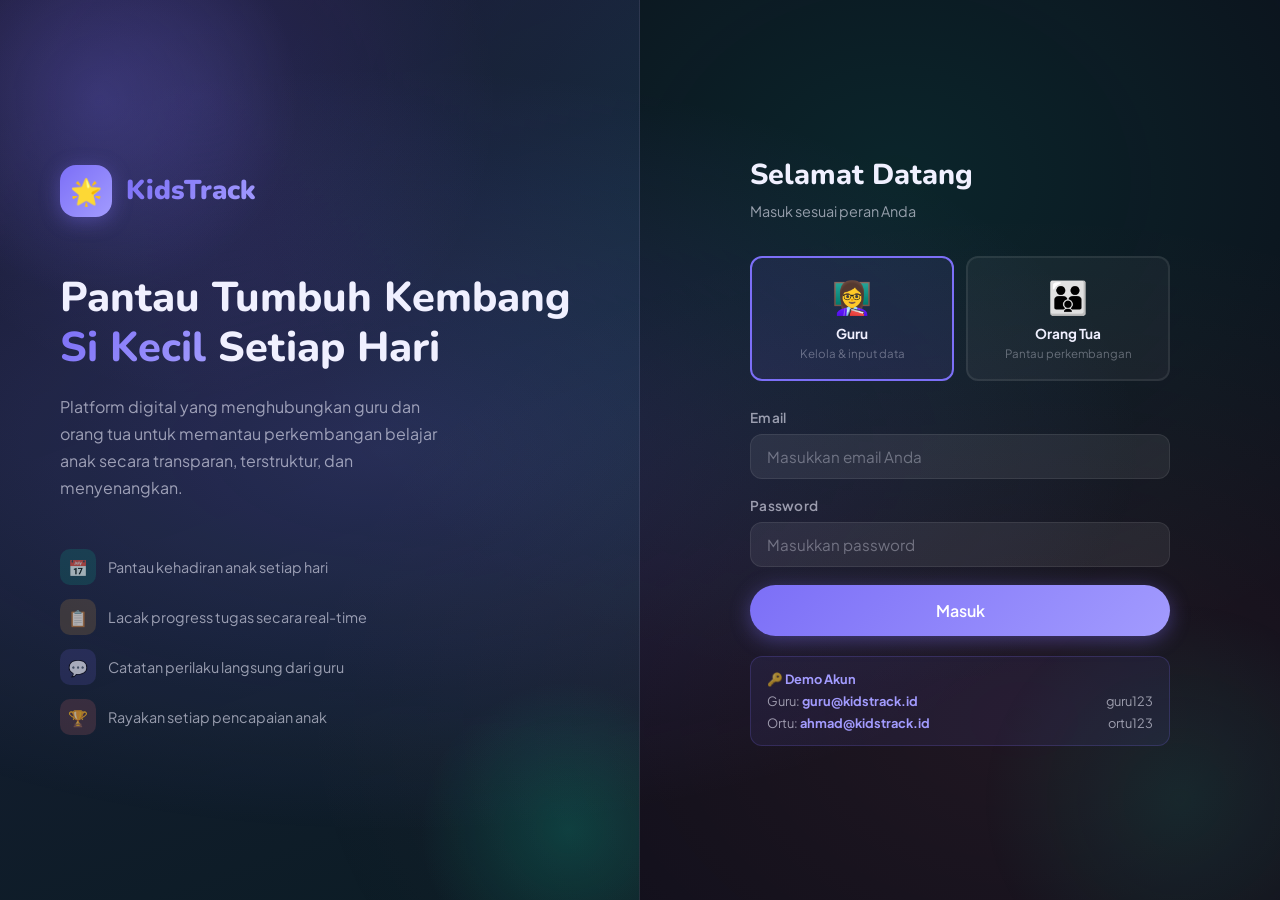
<file: index.html>
<!DOCTYPE html>
<html lang="id">
<head>
  <meta charset="UTF-8" />
  <meta name="viewport" content="width=device-width, initial-scale=1.0" />
  <title>KidsTrack — Login</title>
  <meta name="description" content="KidsTrack: Platform tracking pembelajaran anak yang membantu orang tua memantau perkembangan belajar anak secara real-time." />
  <link rel="stylesheet" href="css/main.css" />
  <style>
    .login-page {
      min-height: 100vh;
      display: grid;
      grid-template-columns: 1fr 1fr;
      position: relative;
      z-index: 1;
    }

    /* Left Panel */
    .login-hero {
      display: flex;
      flex-direction: column;
      justify-content: center;
      align-items: flex-start;
      padding: 60px;
      background: linear-gradient(160deg, rgba(124,111,247,0.15) 0%, rgba(0,210,168,0.08) 100%);
      border-right: 1px solid var(--border);
      position: relative;
      overflow: hidden;
    }

    .login-hero-orb1 {
      position: absolute;
      width: 400px;
      height: 400px;
      border-radius: 50%;
      background: radial-gradient(circle, rgba(124,111,247,0.25) 0%, transparent 70%);
      top: -100px;
      left: -100px;
      animation: floatOrb 7s ease-in-out infinite;
    }

    .login-hero-orb2 {
      position: absolute;
      width: 300px;
      height: 300px;
      border-radius: 50%;
      background: radial-gradient(circle, rgba(0,210,168,0.18) 0%, transparent 70%);
      bottom: -80px;
      right: -80px;
      animation: floatOrb 9s ease-in-out infinite reverse;
    }

    .login-hero-logo {
      display: flex;
      align-items: center;
      gap: 14px;
      margin-bottom: 56px;
      position: relative;
    }

    .login-hero-logo-icon {
      width: 52px;
      height: 52px;
      border-radius: 16px;
      background: var(--grad-primary);
      display: flex;
      align-items: center;
      justify-content: center;
      font-size: 26px;
      box-shadow: var(--shadow-btn);
    }

    .login-hero-logo-name {
      font-family: var(--font-display);
      font-size: 1.7rem;
      font-weight: 900;
      background: var(--grad-primary);
      -webkit-background-clip: text;
      -webkit-text-fill-color: transparent;
      background-clip: text;
    }

    .login-hero-tagline {
      font-family: var(--font-display);
      font-size: 2.6rem;
      font-weight: 800;
      line-height: 1.2;
      color: var(--text-primary);
      margin-bottom: 20px;
      position: relative;
    }

    .login-hero-tagline span {
      background: var(--grad-primary);
      -webkit-background-clip: text;
      -webkit-text-fill-color: transparent;
      background-clip: text;
    }

    .login-hero-desc {
      font-size: 1rem;
      color: var(--text-secondary);
      line-height: 1.7;
      max-width: 380px;
      margin-bottom: 48px;
      position: relative;
    }

    .login-feature-list {
      display: flex;
      flex-direction: column;
      gap: 14px;
      position: relative;
    }

    .login-feature-item {
      display: flex;
      align-items: center;
      gap: 12px;
      font-size: 0.9rem;
      color: var(--text-secondary);
    }

    .login-feature-icon {
      width: 36px;
      height: 36px;
      border-radius: 10px;
      display: flex;
      align-items: center;
      justify-content: center;
      font-size: 16px;
      flex-shrink: 0;
    }

    /* Right Panel */
    .login-form-panel {
      display: flex;
      flex-direction: column;
      justify-content: center;
      align-items: center;
      padding: 60px;
    }

    .login-form-box {
      width: 100%;
      max-width: 420px;
    }

    .login-form-title {
      font-family: var(--font-display);
      font-size: 1.8rem;
      font-weight: 800;
      color: var(--text-primary);
      margin-bottom: 8px;
    }

    .login-form-subtitle {
      font-size: 0.9rem;
      color: var(--text-secondary);
      margin-bottom: 36px;
    }

    /* Role Selector */
    .role-selector {
      display: grid;
      grid-template-columns: 1fr 1fr;
      gap: 12px;
      margin-bottom: 28px;
    }

    .role-card {
      padding: 18px 16px;
      border-radius: var(--radius-md);
      border: 2px solid var(--border);
      background: var(--bg-card);
      cursor: pointer;
      text-align: center;
      transition: all var(--transition);
    }

    .role-card:hover {
      border-color: rgba(255,255,255,0.15);
      background: var(--bg-card-hover);
    }

    .role-card.selected {
      border-color: var(--clr-primary);
      background: rgba(124,111,247,0.1);
    }

    .role-card.selected.ortu {
      border-color: var(--clr-mint);
      background: rgba(0,210,168,0.1);
    }

    .role-card-icon {
      font-size: 2rem;
      margin-bottom: 8px;
      display: block;
    }

    .role-card-label {
      font-size: 0.85rem;
      font-weight: 700;
      color: var(--text-primary);
    }

    .role-card-desc {
      font-size: 0.72rem;
      color: var(--text-muted);
      margin-top: 4px;
    }

    .form-stack {
      display: flex;
      flex-direction: column;
      gap: 18px;
    }

    .login-divider {
      height: 1px;
      background: var(--border);
      margin: 8px 0;
    }

    .login-demo-hint {
      background: rgba(124,111,247,0.08);
      border: 1px solid rgba(124,111,247,0.2);
      border-radius: var(--radius-md);
      padding: 14px 16px;
      font-size: 0.8rem;
      color: var(--text-secondary);
      margin-top: 20px;
    }

    .login-demo-hint strong {
      color: var(--clr-primary-light);
    }

    .login-demo-hint .demo-row {
      display: flex;
      justify-content: space-between;
      margin-top: 6px;
    }

    .login-error {
      background: var(--clr-coral-light);
      border: 1px solid rgba(255,123,123,0.3);
      border-radius: var(--radius-md);
      padding: 12px 16px;
      font-size: 0.85rem;
      color: var(--clr-coral);
      display: none;
    }

    .login-error.show { display: block; }

    .btn-login {
      width: 100%;
      justify-content: center;
      padding: 15px;
      font-size: 1rem;
    }

    @media (max-width: 900px) {
      .login-page { grid-template-columns: 1fr; }
      .login-hero { display: none; }
      .login-form-panel { padding: 40px 24px; }
    }
  </style>
</head>
<body>
  <div class="bg-ambient"></div>

  <div class="login-page">
    <!-- Hero Left -->
    <div class="login-hero">
      <div class="login-hero-orb1"></div>
      <div class="login-hero-orb2"></div>

      <div class="login-hero-logo">
        <div class="login-hero-logo-icon">🌟</div>
        <span class="login-hero-logo-name">KidsTrack</span>
      </div>

      <h1 class="login-hero-tagline">
        Pantau Tumbuh Kembang<br/>
        <span>Si Kecil</span> Setiap Hari
      </h1>

      <p class="login-hero-desc">
        Platform digital yang menghubungkan guru dan orang tua untuk memantau perkembangan belajar anak secara transparan, terstruktur, dan menyenangkan.
      </p>

      <div class="login-feature-list">
        <div class="login-feature-item">
          <div class="login-feature-icon" style="background: rgba(0,210,168,0.15);">📅</div>
          <span>Pantau kehadiran anak setiap hari</span>
        </div>
        <div class="login-feature-item">
          <div class="login-feature-icon" style="background: rgba(255,181,71,0.15);">📋</div>
          <span>Lacak progress tugas secara real-time</span>
        </div>
        <div class="login-feature-item">
          <div class="login-feature-icon" style="background: rgba(124,111,247,0.15);">💬</div>
          <span>Catatan perilaku langsung dari guru</span>
        </div>
        <div class="login-feature-item">
          <div class="login-feature-icon" style="background: rgba(255,123,123,0.15);">🏆</div>
          <span>Rayakan setiap pencapaian anak</span>
        </div>
      </div>
    </div>

    <!-- Form Right -->
    <div class="login-form-panel">
      <div class="login-form-box fade-in">
        <h2 class="login-form-title">Selamat Datang</h2>
        <p class="login-form-subtitle">Masuk sesuai peran Anda</p>

        <div class="role-selector">
          <div class="role-card selected" id="role-guru" onclick="selectRole('guru')">
            <span class="role-card-icon">👩‍🏫</span>
            <div class="role-card-label">Guru</div>
            <div class="role-card-desc">Kelola & input data</div>
          </div>
          <div class="role-card ortu" id="role-ortu" onclick="selectRole('orang_tua')">
            <span class="role-card-icon">👪</span>
            <div class="role-card-label">Orang Tua</div>
            <div class="role-card-desc">Pantau perkembangan</div>
          </div>
        </div>

        <div class="login-error" id="login-error">
          ⚠️ Email atau password salah. Silakan coba lagi.
        </div>

        <form class="form-stack" id="login-form" onsubmit="handleLogin(event)">
          <div class="form-group">
            <label class="form-label" for="email-input">Email</label>
            <input class="form-input" type="email" id="email-input" placeholder="Masukkan email Anda" required autocomplete="email" />
          </div>
          <div class="form-group">
            <label class="form-label" for="password-input">Password</label>
            <input class="form-input" type="password" id="password-input" placeholder="Masukkan password" required autocomplete="current-password" />
          </div>
          <button type="submit" class="btn btn-primary btn-login" id="login-btn">
            <span id="login-btn-text">Masuk</span>
          </button>
        </form>

        <div class="login-demo-hint">
          <div>🔑 <strong>Demo Akun</strong></div>
          <div class="demo-row">
            <span>Guru: <strong>guru@kidstrack.id</strong></span>
            <span>guru123</span>
          </div>
          <div class="demo-row">
            <span>Ortu: <strong>ahmad@kidstrack.id</strong></span>
            <span>ortu123</span>
          </div>
        </div>
      </div>
    </div>
  </div>

  <script src="js/data.js"></script>
  <script>
    let selectedRole = 'guru';

    // Ensure DB is initialized
    getDB();

    // Redirect if already logged in
    const existingUser = getCurrentUser();
    if (existingUser) {
      window.location.href = existingUser.role === 'guru' ? 'teacher.html' : 'parent.html';
    }

    function selectRole(role) {
      selectedRole = role;
      document.getElementById('role-guru').classList.toggle('selected', role === 'guru');
      document.getElementById('role-ortu').classList.toggle('selected', role === 'orang_tua');
      document.getElementById('role-guru').classList.remove('ortu');
      document.getElementById('role-ortu').classList.remove('ortu');
      if (role === 'orang_tua') document.getElementById('role-ortu').classList.add('ortu');
    }

    function handleLogin(e) {
      e.preventDefault();
      const email = document.getElementById('email-input').value.trim();
      const password = document.getElementById('password-input').value;
      const errEl = document.getElementById('login-error');
      const btn = document.getElementById('login-btn');

      btn.disabled = true;
      document.getElementById('login-btn-text').textContent = 'Memproses...';
      errEl.classList.remove('show');

      setTimeout(() => {
        const user = login(email, password);
        if (!user) {
          errEl.classList.add('show');
          btn.disabled = false;
          document.getElementById('login-btn-text').textContent = 'Masuk';
          return;
        }
        if (user.role !== selectedRole) {
          errEl.textContent = `⚠️ Akun ini terdaftar sebagai ${user.role === 'guru' ? 'Guru' : 'Orang Tua'}. Silakan pilih peran yang benar.`;
          errEl.classList.add('show');
          btn.disabled = false;
          document.getElementById('login-btn-text').textContent = 'Masuk';
          return;
        }
        setCurrentUser(user);
        window.location.href = user.role === 'guru' ? 'teacher.html' : 'parent.html';
      }, 600);
    }
  </script>
</body>
</html>
</file>
<file: css/main.css>
/* =============================================
   KidsTrack Design System
   Premium Dark Mode + Glassmorphism
   ============================================= */

@import url('https://fonts.googleapis.com/css2?family=Plus+Jakarta+Sans:wght@300;400;500;600;700;800&family=Nunito:wght@400;600;700;800;900&display=swap');

/* ---- CSS Variables / Tokens ---- */
:root {
  /* Primary Palette */
  --clr-primary: #7C6FF7;
  --clr-primary-light: #A29BFE;
  --clr-primary-dark: #5F52E0;
  --clr-primary-glow: rgba(124, 111, 247, 0.35);

  /* Accent Colors */
  --clr-mint: #00D2A8;
  --clr-mint-light: rgba(0, 210, 168, 0.15);
  --clr-coral: #FF7B7B;
  --clr-coral-light: rgba(255, 123, 123, 0.15);
  --clr-amber: #FFB547;
  --clr-amber-light: rgba(255, 181, 71, 0.15);
  --clr-sky: #4FC3F7;
  --clr-sky-light: rgba(79, 195, 247, 0.15);

  /* Background System */
  --bg-base: #0D0E1A;
  --bg-surface: #13142A;
  --bg-card: rgba(255, 255, 255, 0.045);
  --bg-card-hover: rgba(255, 255, 255, 0.075);
  --bg-glass: rgba(255, 255, 255, 0.06);
  --bg-glass-strong: rgba(255, 255, 255, 0.1);
  --bg-input: rgba(255, 255, 255, 0.07);

  /* Border */
  --border: rgba(255, 255, 255, 0.08);
  --border-active: rgba(124, 111, 247, 0.5);

  /* Text */
  --text-primary: #F0F0FF;
  --text-secondary: rgba(240, 240, 255, 0.6);
  --text-muted: rgba(240, 240, 255, 0.35);

  /* Gradients */
  --grad-primary: linear-gradient(135deg, #7C6FF7 0%, #A29BFE 100%);
  --grad-mint: linear-gradient(135deg, #00D2A8 0%, #00B894 100%);
  --grad-coral: linear-gradient(135deg, #FF7B7B 0%, #FF5252 100%);
  --grad-amber: linear-gradient(135deg, #FFB547 0%, #FF8F00 100%);
  --grad-card: linear-gradient(145deg, rgba(255,255,255,0.07) 0%, rgba(255,255,255,0.02) 100%);
  --grad-hero: radial-gradient(ellipse at 30% 50%, rgba(124, 111, 247, 0.2) 0%, transparent 60%),
               radial-gradient(ellipse at 70% 20%, rgba(0, 210, 168, 0.12) 0%, transparent 50%),
               radial-gradient(ellipse at 80% 80%, rgba(255, 123, 123, 0.08) 0%, transparent 50%);

  /* Shadows */
  --shadow-card: 0 8px 32px rgba(0, 0, 0, 0.35);
  --shadow-glow: 0 0 40px rgba(124, 111, 247, 0.25);
  --shadow-btn: 0 4px 20px rgba(124, 111, 247, 0.4);
  --shadow-mint: 0 4px 20px rgba(0, 210, 168, 0.35);

  /* Radius */
  --radius-sm: 8px;
  --radius-md: 12px;
  --radius-lg: 20px;
  --radius-xl: 28px;
  --radius-full: 9999px;

  /* Typography */
  --font-body: 'Plus Jakarta Sans', sans-serif;
  --font-display: 'Nunito', sans-serif;

  /* Transitions */
  --transition: 0.25s cubic-bezier(0.4, 0, 0.2, 1);
  --transition-slow: 0.4s cubic-bezier(0.4, 0, 0.2, 1);
  --transition-bounce: 0.5s cubic-bezier(0.34, 1.56, 0.64, 1);
}

/* ---- Reset ---- */
*, *::before, *::after {
  box-sizing: border-box;
  margin: 0;
  padding: 0;
}

html {
  scroll-behavior: smooth;
  -webkit-font-smoothing: antialiased;
}

body {
  font-family: var(--font-body);
  background: var(--bg-base);
  color: var(--text-primary);
  min-height: 100vh;
  overflow-x: hidden;
}

/* ---- Background Ambient ---- */
.bg-ambient {
  position: fixed;
  inset: 0;
  background: var(--grad-hero);
  pointer-events: none;
  z-index: 0;
}

.bg-ambient::before {
  content: '';
  position: absolute;
  width: 600px;
  height: 600px;
  border-radius: 50%;
  background: radial-gradient(circle, rgba(124,111,247,0.15) 0%, transparent 70%);
  top: -200px;
  left: -100px;
  animation: floatOrb 8s ease-in-out infinite;
}

.bg-ambient::after {
  content: '';
  position: absolute;
  width: 400px;
  height: 400px;
  border-radius: 50%;
  background: radial-gradient(circle, rgba(0,210,168,0.1) 0%, transparent 70%);
  bottom: -100px;
  right: -100px;
  animation: floatOrb 10s ease-in-out infinite reverse;
}

@keyframes floatOrb {
  0%, 100% { transform: translate(0, 0) scale(1); }
  33% { transform: translate(30px, -40px) scale(1.05); }
  66% { transform: translate(-20px, 20px) scale(0.95); }
}

/* ---- Utility Layout ---- */
.container {
  max-width: 1200px;
  margin: 0 auto;
  padding: 0 24px;
}

.flex { display: flex; }
.flex-col { flex-direction: column; }
.items-center { align-items: center; }
.justify-center { justify-content: center; }
.justify-between { justify-content: space-between; }
.gap-4 { gap: 16px; }
.gap-6 { gap: 24px; }
.gap-8 { gap: 32px; }

/* ---- Glass Card ---- */
.glass-card {
  background: var(--grad-card);
  border: 1px solid var(--border);
  border-radius: var(--radius-lg);
  backdrop-filter: blur(20px);
  -webkit-backdrop-filter: blur(20px);
  box-shadow: var(--shadow-card);
  transition: transform var(--transition), box-shadow var(--transition), border-color var(--transition);
}

.glass-card:hover {
  transform: translateY(-2px);
  box-shadow: 0 12px 40px rgba(0, 0, 0, 0.4);
  border-color: rgba(255,255,255,0.12);
}

/* ---- Buttons ---- */
.btn {
  display: inline-flex;
  align-items: center;
  gap: 8px;
  padding: 12px 24px;
  border-radius: var(--radius-full);
  border: none;
  font-family: var(--font-body);
  font-size: 0.9rem;
  font-weight: 600;
  cursor: pointer;
  transition: all var(--transition);
  text-decoration: none;
}

.btn-primary {
  background: var(--grad-primary);
  color: #fff;
  box-shadow: var(--shadow-btn);
}

.btn-primary:hover {
  transform: translateY(-2px) scale(1.02);
  box-shadow: 0 8px 30px rgba(124, 111, 247, 0.55);
}

.btn-primary:active {
  transform: translateY(0) scale(0.98);
}

.btn-ghost {
  background: var(--bg-glass);
  color: var(--text-secondary);
  border: 1px solid var(--border);
}

.btn-ghost:hover {
  background: var(--bg-glass-strong);
  color: var(--text-primary);
  border-color: rgba(255,255,255,0.15);
}

.btn-mint {
  background: var(--grad-mint);
  color: #fff;
  box-shadow: var(--shadow-mint);
}

.btn-mint:hover {
  transform: translateY(-2px) scale(1.02);
  box-shadow: 0 8px 30px rgba(0, 210, 168, 0.45);
}

.btn-coral {
  background: var(--grad-coral);
  color: #fff;
}

.btn-coral:hover {
  transform: translateY(-2px);
  box-shadow: 0 8px 25px rgba(255, 123, 123, 0.4);
}

.btn-sm {
  padding: 8px 16px;
  font-size: 0.8rem;
}

.btn-lg {
  padding: 16px 36px;
  font-size: 1rem;
}

.btn-icon {
  padding: 10px;
  border-radius: var(--radius-md);
}

/* ---- Form Elements ---- */
.form-group {
  display: flex;
  flex-direction: column;
  gap: 8px;
}

.form-label {
  font-size: 0.85rem;
  font-weight: 600;
  color: var(--text-secondary);
  letter-spacing: 0.02em;
}

.form-input {
  background: var(--bg-input);
  border: 1px solid var(--border);
  border-radius: var(--radius-md);
  color: var(--text-primary);
  font-family: var(--font-body);
  font-size: 0.95rem;
  padding: 12px 16px;
  transition: all var(--transition);
  outline: none;
  width: 100%;
}

.form-input:focus {
  border-color: var(--clr-primary);
  background: rgba(124, 111, 247, 0.08);
  box-shadow: 0 0 0 3px var(--clr-primary-glow);
}

.form-input::placeholder {
  color: var(--text-muted);
}

.form-select {
  appearance: none;
  background-image: url("data:image/svg+xml,%3Csvg xmlns='http://www.w3.org/2000/svg' width='16' height='16' viewBox='0 0 24 24' fill='none' stroke='rgba(240,240,255,0.4)' stroke-width='2'%3E%3Cpath d='M6 9l6 6 6-6'/%3E%3C/svg%3E");
  background-repeat: no-repeat;
  background-position: right 12px center;
  padding-right: 40px;
}

.form-textarea {
  resize: vertical;
  min-height: 100px;
}

/* ---- Badge / Tag ---- */
.badge {
  display: inline-flex;
  align-items: center;
  gap: 4px;
  padding: 4px 12px;
  border-radius: var(--radius-full);
  font-size: 0.75rem;
  font-weight: 700;
  letter-spacing: 0.03em;
}

.badge-primary {
  background: var(--clr-primary-glow);
  color: var(--clr-primary-light);
  border: 1px solid rgba(124, 111, 247, 0.3);
}

.badge-mint {
  background: var(--clr-mint-light);
  color: var(--clr-mint);
  border: 1px solid rgba(0, 210, 168, 0.3);
}

.badge-coral {
  background: var(--clr-coral-light);
  color: var(--clr-coral);
  border: 1px solid rgba(255, 123, 123, 0.3);
}

.badge-amber {
  background: var(--clr-amber-light);
  color: var(--clr-amber);
  border: 1px solid rgba(255, 181, 71, 0.3);
}

.badge-sky {
  background: var(--clr-sky-light);
  color: var(--clr-sky);
  border: 1px solid rgba(79, 195, 247, 0.3);
}

/* ---- Stat Card ---- */
.stat-card {
  background: var(--grad-card);
  border: 1px solid var(--border);
  border-radius: var(--radius-lg);
  padding: 24px;
  position: relative;
  overflow: hidden;
  transition: all var(--transition);
}

.stat-card::before {
  content: '';
  position: absolute;
  top: 0;
  left: 0;
  right: 0;
  height: 2px;
  opacity: 0;
  transition: opacity var(--transition);
}

.stat-card:hover::before {
  opacity: 1;
}

.stat-card.primary::before { background: var(--grad-primary); }
.stat-card.mint::before { background: var(--grad-mint); }
.stat-card.coral::before { background: var(--grad-coral); }
.stat-card.amber::before { background: var(--grad-amber); }

.stat-icon {
  width: 48px;
  height: 48px;
  border-radius: var(--radius-md);
  display: flex;
  align-items: center;
  justify-content: center;
  font-size: 22px;
  margin-bottom: 16px;
}

.stat-value {
  font-family: var(--font-display);
  font-size: 2rem;
  font-weight: 800;
  color: var(--text-primary);
  line-height: 1;
}

.stat-label {
  font-size: 0.8rem;
  color: var(--text-muted);
  margin-top: 4px;
  font-weight: 500;
}

/* ---- Progress Bar ---- */
.progress-bar-wrapper {
  background: rgba(255,255,255,0.08);
  border-radius: var(--radius-full);
  height: 8px;
  overflow: hidden;
}

.progress-bar-fill {
  height: 100%;
  border-radius: var(--radius-full);
  transition: width 1s cubic-bezier(0.4, 0, 0.2, 1);
  position: relative;
}

.progress-bar-fill::after {
  content: '';
  position: absolute;
  top: 0;
  left: 0;
  right: 0;
  bottom: 0;
  background: linear-gradient(90deg, transparent, rgba(255,255,255,0.3), transparent);
  animation: shimmer 2s infinite;
}

@keyframes shimmer {
  0% { transform: translateX(-100%); }
  100% { transform: translateX(100%); }
}

/* ---- Avatar ---- */
.avatar {
  border-radius: 50%;
  object-fit: cover;
  border: 2px solid var(--border);
  flex-shrink: 0;
}

.avatar-placeholder {
  border-radius: 50%;
  display: flex;
  align-items: center;
  justify-content: center;
  font-family: var(--font-display);
  font-weight: 800;
  flex-shrink: 0;
  border: 2px solid var(--border);
}

/* ---- Notification dot ---- */
.notif-dot {
  width: 8px;
  height: 8px;
  border-radius: 50%;
  background: var(--clr-coral);
  box-shadow: 0 0 8px rgba(255,123,123,0.6);
  animation: pulse-dot 2s infinite;
}

@keyframes pulse-dot {
  0%, 100% { box-shadow: 0 0 8px rgba(255,123,123,0.6); }
  50% { box-shadow: 0 0 16px rgba(255,123,123,0.9); }
}

/* ---- Navigation ---- */
.sidebar {
  width: 260px;
  min-height: 100vh;
  background: rgba(13, 14, 26, 0.95);
  border-right: 1px solid var(--border);
  backdrop-filter: blur(20px);
  display: flex;
  flex-direction: column;
  padding: 28px 20px;
  position: fixed;
  left: 0;
  top: 0;
  z-index: 100;
}

.sidebar-logo {
  display: flex;
  align-items: center;
  gap: 10px;
  margin-bottom: 40px;
  padding: 0 8px;
}

.sidebar-logo-icon {
  width: 40px;
  height: 40px;
  border-radius: var(--radius-md);
  background: var(--grad-primary);
  display: flex;
  align-items: center;
  justify-content: center;
  font-size: 20px;
  box-shadow: var(--shadow-btn);
}

.sidebar-logo-text {
  font-family: var(--font-display);
  font-size: 1.3rem;
  font-weight: 900;
  background: var(--grad-primary);
  -webkit-background-clip: text;
  -webkit-text-fill-color: transparent;
  background-clip: text;
}

.sidebar-nav {
  display: flex;
  flex-direction: column;
  gap: 4px;
  flex: 1;
}

.nav-section-label {
  font-size: 0.7rem;
  font-weight: 700;
  letter-spacing: 0.1em;
  color: var(--text-muted);
  text-transform: uppercase;
  padding: 16px 12px 8px;
}

.nav-item {
  display: flex;
  align-items: center;
  gap: 10px;
  padding: 11px 12px;
  border-radius: var(--radius-md);
  color: var(--text-secondary);
  text-decoration: none;
  font-size: 0.9rem;
  font-weight: 500;
  cursor: pointer;
  transition: all var(--transition);
  border: 1px solid transparent;
  position: relative;
}

.nav-item:hover {
  background: var(--bg-card-hover);
  color: var(--text-primary);
}

.nav-item.active {
  background: rgba(124, 111, 247, 0.15);
  color: var(--clr-primary-light);
  border-color: rgba(124, 111, 247, 0.25);
  font-weight: 600;
}

.nav-item.active::before {
  content: '';
  position: absolute;
  left: 0;
  top: 50%;
  transform: translateY(-50%);
  width: 3px;
  height: 60%;
  background: var(--grad-primary);
  border-radius: 0 2px 2px 0;
}

.nav-item-icon {
  width: 20px;
  text-align: center;
  font-size: 1.1rem;
}

/* ---- Main Content ---- */
.main-content {
  margin-left: 260px;
  min-height: 100vh;
  padding: 32px;
  position: relative;
  z-index: 1;
}

/* ---- Page Header ---- */
.page-header {
  display: flex;
  align-items: center;
  justify-content: space-between;
  margin-bottom: 32px;
}

.page-title {
  font-family: var(--font-display);
  font-size: 1.8rem;
  font-weight: 800;
  color: var(--text-primary);
}

.page-subtitle {
  font-size: 0.9rem;
  color: var(--text-secondary);
  margin-top: 4px;
}

/* ---- Stats Grid ---- */
.stats-grid {
  display: grid;
  grid-template-columns: repeat(4, 1fr);
  gap: 20px;
  margin-bottom: 32px;
}

/* ---- Data Grid ---- */
.data-grid {
  display: grid;
  gap: 24px;
}

.data-grid-2 { grid-template-columns: repeat(2, 1fr); }
.data-grid-3 { grid-template-columns: repeat(3, 1fr); }

/* ---- Table ---- */
.data-table {
  width: 100%;
  border-collapse: collapse;
}

.data-table thead th {
  text-align: left;
  padding: 12px 16px;
  font-size: 0.75rem;
  font-weight: 700;
  letter-spacing: 0.08em;
  text-transform: uppercase;
  color: var(--text-muted);
  border-bottom: 1px solid var(--border);
}

.data-table tbody tr {
  transition: background var(--transition);
}

.data-table tbody tr:hover {
  background: var(--bg-card-hover);
}

.data-table tbody td {
  padding: 14px 16px;
  font-size: 0.9rem;
  color: var(--text-secondary);
  border-bottom: 1px solid rgba(255,255,255,0.04);
}

/* ---- Modal ---- */
.modal-overlay {
  position: fixed;
  inset: 0;
  background: rgba(0,0,0,0.7);
  backdrop-filter: blur(8px);
  z-index: 1000;
  display: flex;
  align-items: center;
  justify-content: center;
  padding: 20px;
  opacity: 0;
  visibility: hidden;
  transition: all var(--transition);
}

.modal-overlay.active {
  opacity: 1;
  visibility: visible;
}

.modal-box {
  background: #1a1b30;
  border: 1px solid var(--border);
  border-radius: var(--radius-xl);
  padding: 36px;
  max-width: 520px;
  width: 100%;
  box-shadow: 0 24px 80px rgba(0,0,0,0.6);
  transform: translateY(20px) scale(0.96);
  transition: all var(--transition-slow);
}

.modal-overlay.active .modal-box {
  transform: translateY(0) scale(1);
}

.modal-header {
  display: flex;
  align-items: center;
  justify-content: space-between;
  margin-bottom: 28px;
}

.modal-title {
  font-family: var(--font-display);
  font-size: 1.3rem;
  font-weight: 800;
}

.modal-close {
  width: 32px;
  height: 32px;
  border-radius: var(--radius-sm);
  background: var(--bg-glass);
  border: 1px solid var(--border);
  color: var(--text-secondary);
  cursor: pointer;
  display: flex;
  align-items: center;
  justify-content: center;
  font-size: 1.1rem;
  transition: all var(--transition);
}

.modal-close:hover {
  background: var(--clr-coral-light);
  color: var(--clr-coral);
}

/* ---- Toast ---- */
#toast-container {
  position: fixed;
  bottom: 32px;
  right: 32px;
  display: flex;
  flex-direction: column;
  gap: 12px;
  z-index: 9999;
}

.toast {
  display: flex;
  align-items: center;
  gap: 12px;
  padding: 14px 20px;
  background: #1e2038;
  border: 1px solid var(--border);
  border-radius: var(--radius-md);
  font-size: 0.88rem;
  font-weight: 500;
  color: var(--text-primary);
  box-shadow: 0 8px 32px rgba(0,0,0,0.4);
  animation: slideIn 0.35s var(--transition-bounce) forwards;
  min-width: 260px;
}

.toast.success { border-left: 3px solid var(--clr-mint); }
.toast.error { border-left: 3px solid var(--clr-coral); }
.toast.info { border-left: 3px solid var(--clr-primary); }

@keyframes slideIn {
  from { transform: translateX(100px); opacity: 0; }
  to { transform: translateX(0); opacity: 1; }
}

@keyframes slideOut {
  from { transform: translateX(0); opacity: 1; }
  to { transform: translateX(100px); opacity: 0; }
}

/* ---- Attendance Calendar ---- */
.calendar-grid {
  display: grid;
  grid-template-columns: repeat(7, 1fr);
  gap: 6px;
}

.calendar-day-header {
  text-align: center;
  font-size: 0.7rem;
  font-weight: 700;
  color: var(--text-muted);
  padding: 4px 0;
  text-transform: uppercase;
}

.calendar-day {
  aspect-ratio: 1;
  border-radius: var(--radius-sm);
  display: flex;
  align-items: center;
  justify-content: center;
  font-size: 0.78rem;
  font-weight: 600;
  cursor: pointer;
  transition: all var(--transition);
  border: 1px solid transparent;
}

.calendar-day:hover { background: var(--bg-glass-strong); }
.calendar-day.empty { opacity: 0; pointer-events: none; }
.calendar-day.today { border-color: var(--clr-primary); color: var(--clr-primary-light); }
.calendar-day.hadir { background: var(--clr-mint-light); color: var(--clr-mint); }
.calendar-day.izin { background: var(--clr-amber-light); color: var(--clr-amber); }
.calendar-day.sakit { background: var(--clr-sky-light); color: var(--clr-sky); }
.calendar-day.alpha { background: var(--clr-coral-light); color: var(--clr-coral); }

/* ---- Achievement Badge ---- */
.achievement-item {
  display: flex;
  align-items: center;
  gap: 14px;
  padding: 16px;
  background: var(--grad-card);
  border: 1px solid var(--border);
  border-radius: var(--radius-md);
  transition: all var(--transition);
}

.achievement-item:hover {
  border-color: rgba(255,255,255,0.12);
  transform: translateX(4px);
}

.achievement-emoji {
  font-size: 2rem;
  width: 52px;
  height: 52px;
  display: flex;
  align-items: center;
  justify-content: center;
  background: var(--bg-glass);
  border-radius: var(--radius-md);
  flex-shrink: 0;
}

.achievement-locked {
  opacity: 0.4;
  filter: grayscale(1);
}

/* ---- Scrollbar ---- */
::-webkit-scrollbar {
  width: 6px;
}

::-webkit-scrollbar-track {
  background: transparent;
}

::-webkit-scrollbar-thumb {
  background: rgba(255,255,255,0.12);
  border-radius: 3px;
}

::-webkit-scrollbar-thumb:hover {
  background: rgba(255,255,255,0.2);
}

/* ---- Responsive ---- */
@media (max-width: 1024px) {
  .stats-grid { grid-template-columns: repeat(2, 1fr); }
  .data-grid-2 { grid-template-columns: 1fr; }
  .data-grid-3 { grid-template-columns: repeat(2, 1fr); }
}

/* Mobile Top Bar */
.mobile-top-bar {
  display: none;
  align-items: center;
  justify-content: space-between;
  padding: 14px 20px;
  background: rgba(13, 14, 26, 0.95);
  border-bottom: 1px solid var(--border);
  position: sticky;
  top: 0;
  z-index: 99;
  backdrop-filter: blur(20px);
  -webkit-backdrop-filter: blur(20px);
}

.menu-toggle-btn {
  background: var(--bg-glass);
  border: 1px solid var(--border);
  color: var(--text-primary);
  font-size: 1.3rem;
  width: 40px;
  height: 40px;
  border-radius: var(--radius-sm);
  cursor: pointer;
  display: flex;
  align-items: center;
  justify-content: center;
  transition: all var(--transition);
}

.menu-toggle-btn:hover {
  background: var(--bg-glass-strong);
}

.mobile-logo {
  font-family: var(--font-display);
  font-weight: 900;
  font-size: 1.25rem;
  background: var(--grad-primary);
  -webkit-background-clip: text;
  -webkit-text-fill-color: transparent;
  background-clip: text;
}

@media (max-width: 768px) {
  .mobile-top-bar {
    display: flex;
  }
  .sidebar {
    width: 280px;
    transform: translateX(-100%);
    transition: transform var(--transition-slow);
    box-shadow: none;
  }
  .sidebar.open {
    transform: translateX(0);
    box-shadow: 10px 0 40px rgba(0,0,0,0.8);
  }
  .main-content {
    margin-left: 0;
    padding: 16px;
    min-height: calc(100vh - 69px);
  }
  .page-header {
    flex-direction: column;
    align-items: flex-start;
    gap: 16px;
    margin-bottom: 24px;
  }
  .page-header > div:last-child {
    width: 100%;
  }
  .page-header .btn {
    width: 100%;
    justify-content: center;
  }
  .stats-grid {
    grid-template-columns: 1fr 1fr;
    gap: 14px;
    margin-bottom: 24px;
  }
  .data-grid-3 {
    grid-template-columns: 1fr;
  }
  
  /* Calendar spacing on small screen */
  .calendar-grid {
    gap: 4px;
  }
  .calendar-day {
    font-size: 0.72rem;
  }
  
  /* Teacher layout */
  .grid-dashboard {
    grid-template-columns: 1fr;
    gap: 20px;
  }
  
  /* Tabs system */
  .tabs {
    width: 100%;
    overflow-x: auto;
    white-space: nowrap;
    padding: 4px;
    display: flex;
  }
  .tab-btn {
    flex: 1;
    text-align: center;
    padding: 8px 12px;
  }
}

@media (max-width: 480px) {
  .stats-grid {
    grid-template-columns: 1fr;
  }
}

/* ---- Animations ---- */
.fade-in {
  animation: fadeIn 0.4s ease forwards;
}

@keyframes fadeIn {
  from { opacity: 0; transform: translateY(12px); }
  to { opacity: 1; transform: translateY(0); }
}

.stagger-children > * {
  opacity: 0;
  animation: fadeIn 0.4s ease forwards;
}

.stagger-children > *:nth-child(1) { animation-delay: 0.05s; }
.stagger-children > *:nth-child(2) { animation-delay: 0.1s; }
.stagger-children > *:nth-child(3) { animation-delay: 0.15s; }
.stagger-children > *:nth-child(4) { animation-delay: 0.2s; }
.stagger-children > *:nth-child(5) { animation-delay: 0.25s; }
.stagger-children > *:nth-child(6) { animation-delay: 0.3s; }
.stagger-children > *:nth-child(7) { animation-delay: 0.35s; }
.stagger-children > *:nth-child(8) { animation-delay: 0.4s; }

/* ---- Chart wrapper ---- */
.chart-wrapper {
  position: relative;
  width: 100%;
  height: 200px;
}

/* ---- Loading Skeleton ---- */
.skeleton {
  background: linear-gradient(90deg, var(--bg-glass) 25%, var(--bg-glass-strong) 50%, var(--bg-glass) 75%);
  background-size: 200% 100%;
  animation: skeleton-load 1.5s ease infinite;
  border-radius: var(--radius-sm);
}

@keyframes skeleton-load {
  0% { background-position: 200% 0; }
  100% { background-position: -200% 0; }
}

/* ---- Section Header ---- */
.section-header {
  display: flex;
  align-items: center;
  justify-content: space-between;
  margin-bottom: 20px;
}

.section-title {
  font-family: var(--font-display);
  font-size: 1.05rem;
  font-weight: 800;
  color: var(--text-primary);
  display: flex;
  align-items: center;
  gap: 8px;
}

/* ---- Empty State ---- */
.empty-state {
  display: flex;
  flex-direction: column;
  align-items: center;
  justify-content: center;
  gap: 12px;
  padding: 48px 24px;
  text-align: center;
}

.empty-state-icon {
  font-size: 3rem;
  opacity: 0.4;
}

.empty-state-text {
  color: var(--text-muted);
  font-size: 0.9rem;
}

/* ---- Tab System ---- */
.tabs {
  display: flex;
  gap: 4px;
  background: var(--bg-glass);
  padding: 4px;
  border-radius: var(--radius-md);
  border: 1px solid var(--border);
  margin-bottom: 24px;
  width: fit-content;
}

.tab-btn {
  padding: 8px 20px;
  border-radius: calc(var(--radius-md) - 2px);
  font-size: 0.85rem;
  font-weight: 600;
  color: var(--text-secondary);
  cursor: pointer;
  transition: all var(--transition);
  border: none;
  background: none;
  font-family: var(--font-body);
}

.tab-btn.active {
  background: var(--clr-primary);
  color: #fff;
  box-shadow: 0 2px 12px rgba(124, 111, 247, 0.4);
}

.tab-btn:hover:not(.active) {
  color: var(--text-primary);
  background: var(--bg-glass-strong);
}
</file>
